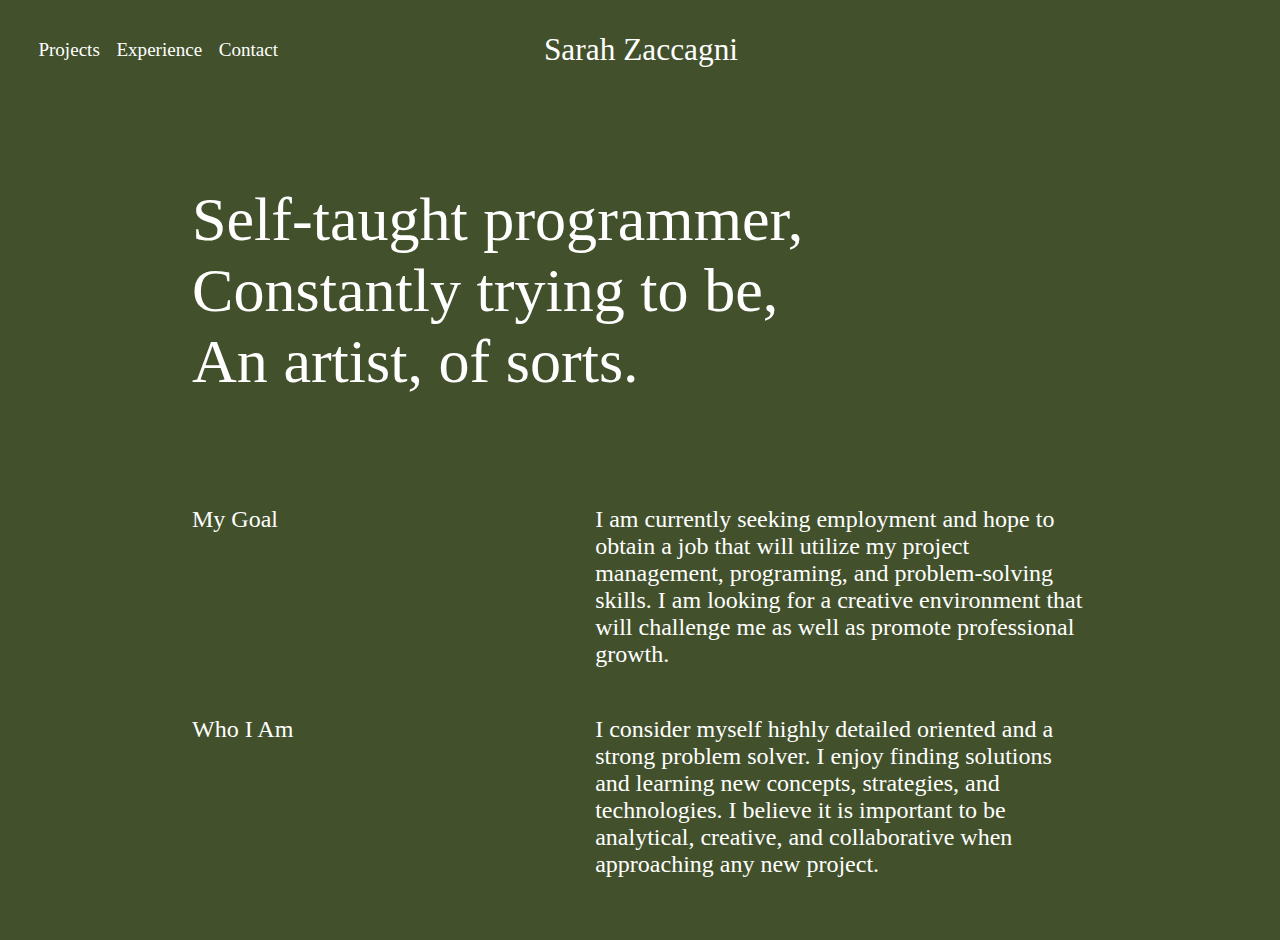
<file: index.html>
<!DOCTYPE html>
<html>
<head>
    <meta charset='utf-8'>
    <meta http-equiv='X-UA-Compatible' content='IE=edge'>
    <title>Sarah Zaccagni</title>
    <!-- <meta name='viewport' content='width=device-width, initial-scale=1'> -->
    <meta name="viewport" content="width=device-width, initial-scale=1.0">
    <link rel="stylesheet" href="static/mystyle.css">
</head>
<body>
<header id="header" class="header">
<div class="header-wrapper">
    <div class="header-mobile">
        <div class="header-mobile-top">
            <div class="header-mobile-left">
                <div class="header-mobile-title">
                    <a href="index.html">Sarah Zaccagni</a> 
                </div>
            </div>
            <div class="header-mobile-right">
                <div class="hamburger">
                    <div class="bar1"></div>
                    <div class="bar2"></div>
                    <div class="bar3"></div>
                  </div>
            </div>
        </div>
        <div class="header-mobile-bottom">
            <div class="mobile-nav-item">
                <a href="devprojects.html">Projects</a>
            </div>
            <div class="mobile-nav-item">
                <a href="experience.html">Experience</a>
            </div>
            <div class="mobile-nav-item">
                <a href="contact.html">Contact</a>
            </div>
        </div>
    </div>
    <div class="header-desktop">
            <div class="header-nav-left">
                <div class="header-nav">
                    <div class="header-nav-wrapper">
                        <div class="header-nav-list">
                            <div class="header-nav-item">
                                <a href="devprojects.html">Projects</a>
                            </div>
                            <div class="header-nav-item">
                                <a href="experience.html">Experience</a>
                            </div>
                            <div class="header-nav-item">
                                <a href="contact.html">Contact</a>
                            </div>
                        </div>
                    </div>
                </div>
                <div class="header-title">
                    <a href="index.html">Sarah Zaccagni</a>
                </div>
            </div>
            <div class="header-nav-list-right">

            </div>
        </div>
    </div>
</header>
<main>
    <div class="section1">
        <div class="section_container">
            <div class="section1_content">
                <h1>Self-taught programmer,<br>
                Constantly trying to be,<br>
                An artist, of sorts.</h1>
            </div>
        </div>
    </div>
    <div class="sections" id="sections">
        <div class="section2 home">
            <div class="section_container">
                
                <div class="section2_row">
                    <div class="section2_header">
                        <h3>My Goal</h3>
                    </div>
                    <div class="section2_content">
                        <h3>I am currently seeking employment and hope to obtain a job that will utilize my project management, programing, and problem-solving skills. I am looking for a creative environment that will challenge me as well as promote professional growth.</h3>
                    </div>
                </div>

            </div>
        </div>

        <div class="section2 home">
            <div class="section_container">
                
                <div class="section2_row">
                    <div class="section2_header">
                        <h3>Who I Am</h3>
                    </div>
                    <div class="section2_content">
                        <h3>I consider myself highly detailed oriented and a strong problem solver. I enjoy finding solutions and learning new concepts, strategies, and technologies. I believe it is important to be analytical, creative, and collaborative when approaching any new project.</h3>
                    </div>
                </div>
                
            </div>
        </div>

    </div>
</main>

<script src="static/logic.js"></script>

</body>

<footer>

</footer>
</html>
</file>
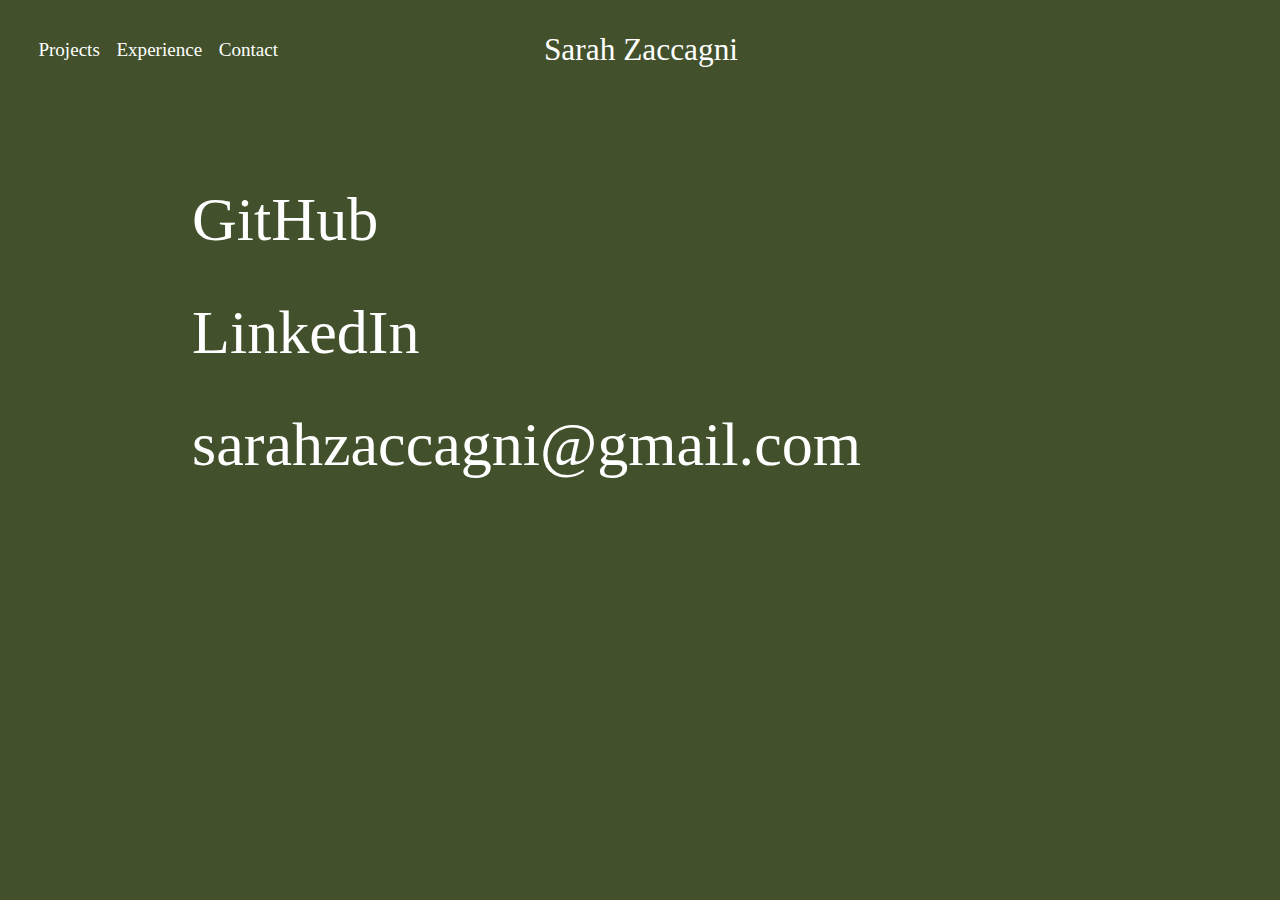
<file: contact.html>
<!DOCTYPE html>
<html>
<head>
    <meta charset='utf-8'>
    <meta http-equiv='X-UA-Compatible' content='IE=edge'>
    <title>Sarah Zaccagni</title>
    <!-- <meta name='viewport' content='width=device-width, initial-scale=1'> -->
    <meta name="viewport" content="width=device-width, initial-scale=1.0">
    <link rel="stylesheet" href="static/mystyle.css">
</head>
<body>
<header id="header" class="header">
<div class="header-wrapper">
    <div class="header-mobile">
        <div class="header-mobile-top">
            <div class="header-mobile-left">
                <div class="header-mobile-title">
                    <a href="index.html">Sarah Zaccagni</a> 
                </div>
            </div>
            <div class="header-mobile-right">
                <div class="hamburger">
                    <div class="bar1"></div>
                    <div class="bar2"></div>
                    <div class="bar3"></div>
                  </div>
            </div>
        </div>
        <div class="header-mobile-bottom">
            <div class="mobile-nav-item">
                <a href="devprojects.html">Projects</a>
            </div>
            <div class="mobile-nav-item">
                <a href="experience.html">Experience</a>
            </div>
            <div class="mobile-nav-item">
                <a href="contact.html">Contact</a>
            </div>
        </div>
    </div>
    <div class="header-desktop">
            <div class="header-nav-left">
                <div class="header-nav">
                    <div class="header-nav-wrapper">
                        <div class="header-nav-list">
                            <div class="header-nav-item">
                                <a href="devprojects.html">Projects</a>
                            </div>
                            <div class="header-nav-item">
                                <a href="experience.html">Experience</a>
                            </div>
                            <div class="header-nav-item">
                                <a href="contact.html">Contact</a>
                            </div>
                        </div>
                    </div>
                </div>
                <div class="header-title">
                    <a href="index.html">Sarah Zaccagni</a>
                </div>
            </div>
            <div class="header-nav-list-right">
                
            </div>
        </div>
    </div>
</header>
<main>
    <div class="sections" id="sections">

        <div class="section1">
            <div class="section_container">
                <div class="section1_content">
                    <a href="https://github.com/szaccagni"><h1>GitHub</h1></a>
                    <a href="https://www.linkedin.com/in/szaccagni/"><h1>LinkedIn</h1></a>
                    <h1>sarahzaccagni@gmail.com</h1>
                </div>
            </div>
        </div>
    
    </div>
</main>

<script src="static/logic.js"></script>

</body>

<footer>

</footer>
</html>
</file>
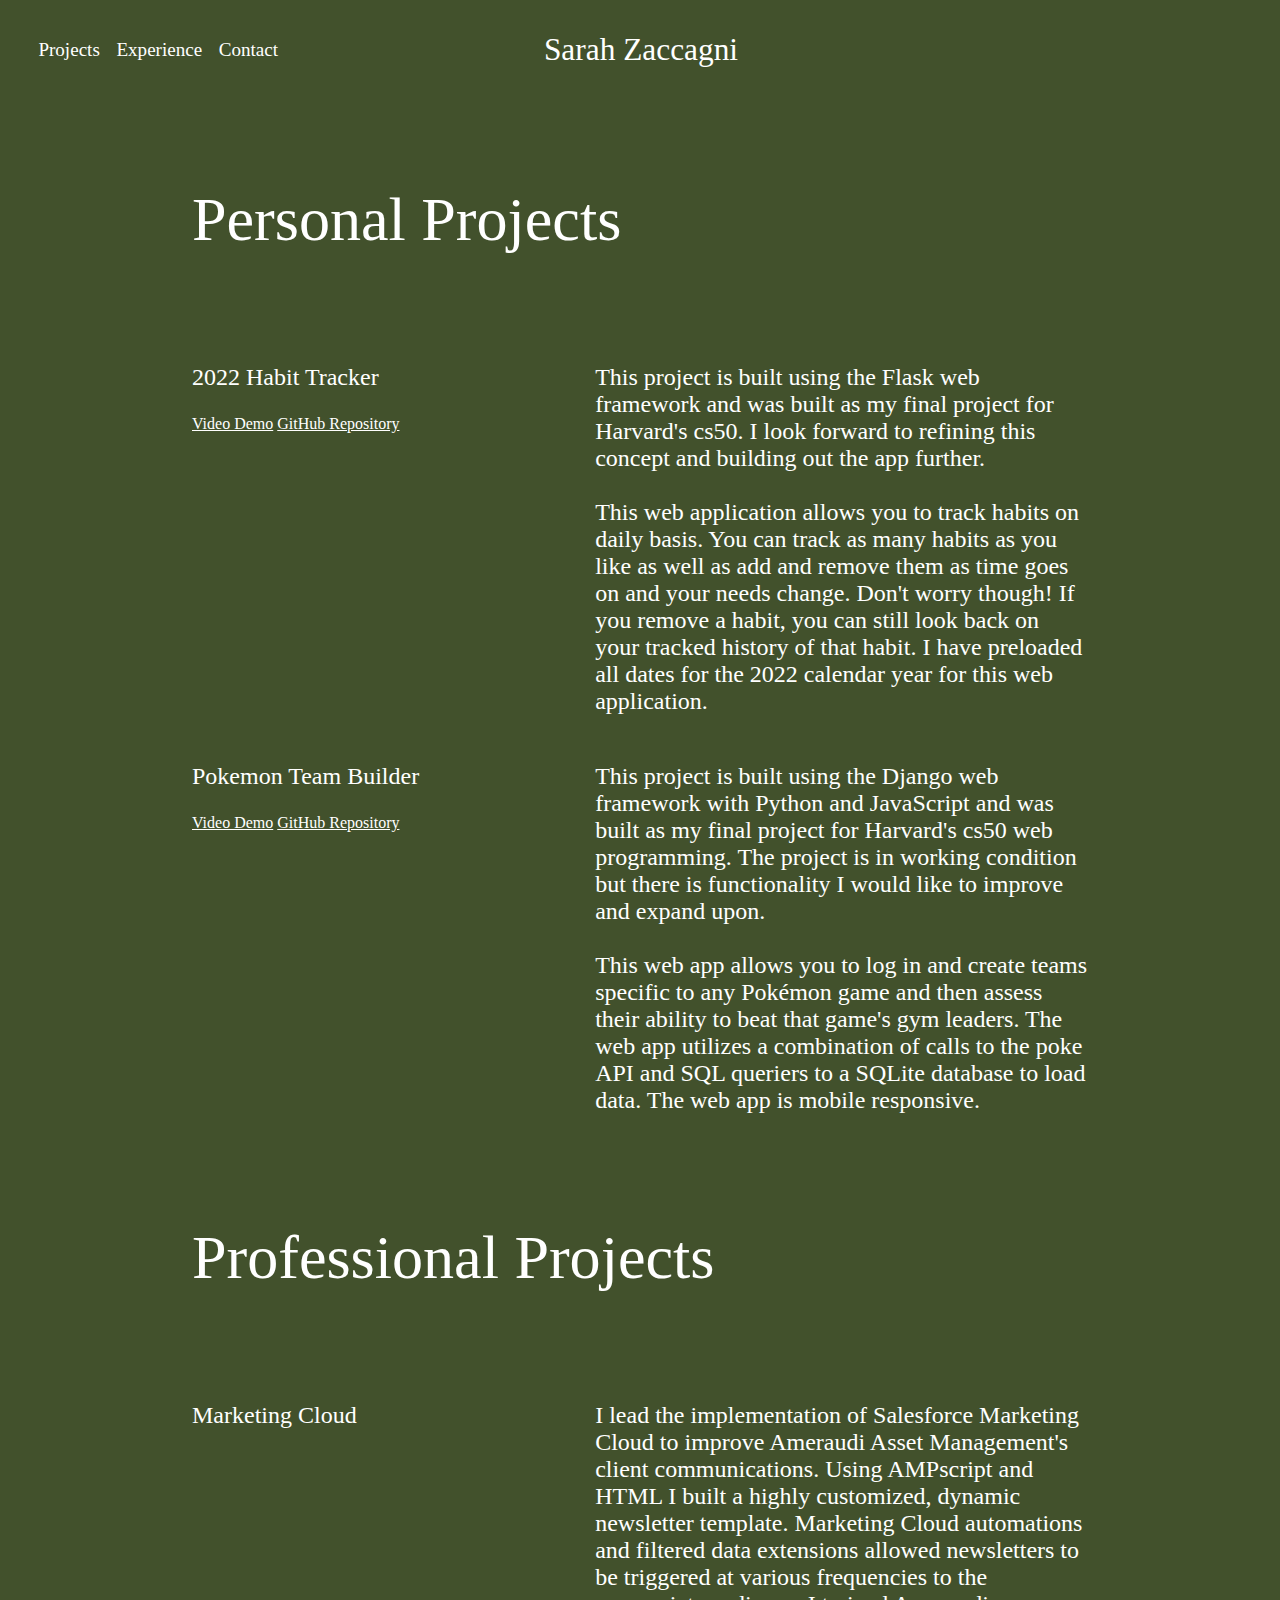
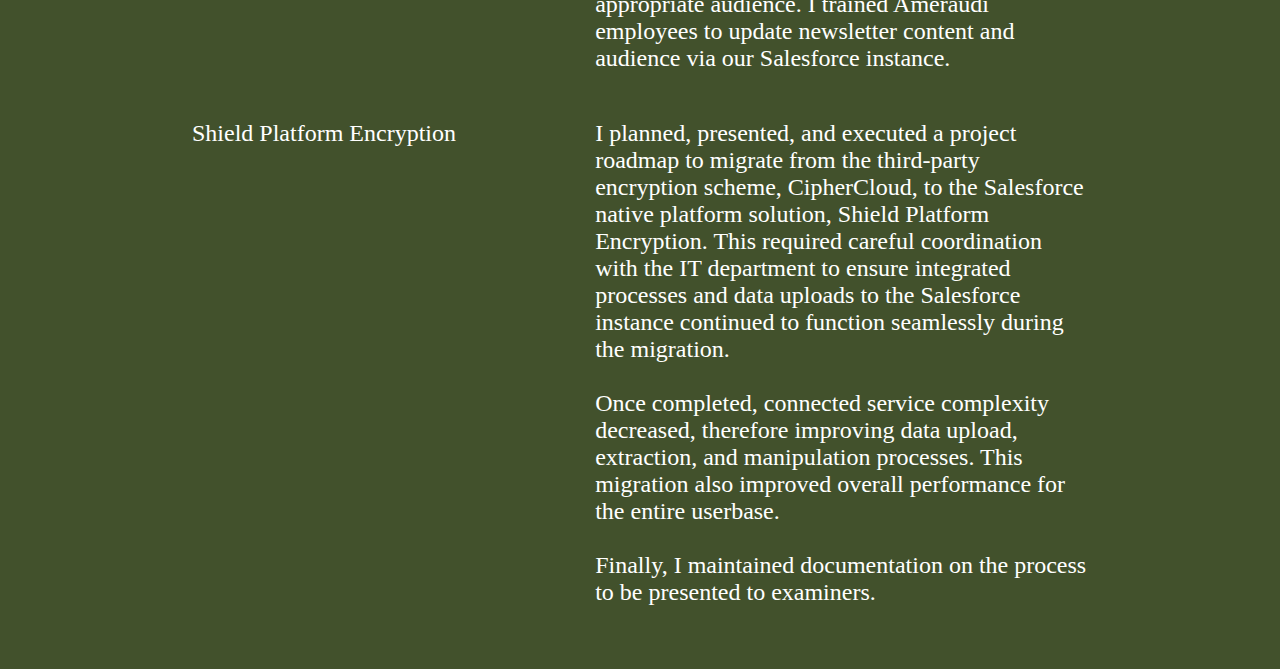
<file: devprojects.html>
<!DOCTYPE html>
<html>
<head>
    <meta charset='utf-8'>
    <meta http-equiv='X-UA-Compatible' content='IE=edge'>
    <title>Sarah Zaccagni</title>
    <!-- <meta name='viewport' content='width=device-width, initial-scale=1'> -->
    <meta name="viewport" content="width=device-width, initial-scale=1.0">
    <link rel="stylesheet" href="static/mystyle.css">
</head>
<body>
<header id="header" class="header">
<div class="header-wrapper">
    <div class="header-mobile">
        <div class="header-mobile-top">
            <div class="header-mobile-left">
                <div class="header-mobile-title">
                    <a href="index.html">Sarah Zaccagni</a> 
                </div>
            </div>
            <div class="header-mobile-right">
                <div class="hamburger">
                    <div class="bar1"></div>
                    <div class="bar2"></div>
                    <div class="bar3"></div>
                  </div>
            </div>
        </div>
        <div class="header-mobile-bottom">
            <div class="mobile-nav-item">
                <a href="devprojects.html">Projects</a>
            </div>
            <div class="mobile-nav-item">
                <a href="experience.html">Experience</a>
            </div>
            <div class="mobile-nav-item">
                <a href="contact.html">Contact</a>
            </div>
        </div>
    </div>
    <div class="header-desktop">
            <div class="header-nav-left">
                <div class="header-nav">
                    <div class="header-nav-wrapper">
                        <div class="header-nav-list">
                            <div class="header-nav-item">
                                <a href="devprojects.html">Projects</a>
                            </div>
                            <div class="header-nav-item">
                                <a href="experience.html">Experience</a>
                            </div>
                            <div class="header-nav-item">
                                <a href="contact.html">Contact</a>
                            </div>
                        </div>
                    </div>
                </div>
                <div class="header-title">
                    <a href="index.html">Sarah Zaccagni</a>
                </div>
            </div>
            <div class="header-nav-list-right">
                
            </div>
        </div>
    </div>
</header>
<main>
    <div class="section1">
        <div class="section_container">
            <div class="section1_content">
                <h1>Personal Projects</h1>
            </div>
        </div>
    </div>

    <div class="sections" id="sections">
        <div>
            <div class="section2 exp">
                <div class="section_container">
                    
                    <div class="section2_row">
                        <div class="section2_header">
                            <h3>2022 Habit Tracker</h3>
                            <a href="https://www.youtube.com/watch?v=qto465XLN2E" target="_blank">Video Demo</a> 
                            <a href="https://github.com/szaccagni/habit_tracker"target="_blank">GitHub Repository</a>
                        </div>
                        <div class="section2_content">
                            <h3>This project is built using the Flask web framework and was built as my final project for Harvard's cs50. I look forward to refining this concept and building out the app further.
                            <br> <br>
                            This web application allows you to track habits on daily basis. You can track as many habits as you like as well as add and remove them as time goes on and your needs change. Don't worry though! If you remove a habit, you can still look back on your tracked history of that habit. I have preloaded all dates for the 2022 calendar year for this web application.</h3>
                        </div>
                    </div>

                </div>
            </div>

            <div class="section2 exp">
                <div class="section_container">
                    
                    <div class="section2_row">
                        <div class="section2_header">
                            <h3>Pokemon Team Builder</h3>
                            <a href="https://www.youtube.com/watch?v=n2wDYuqKzlA" target="_blank">Video Demo</a> 
                            <a href="https://github.com/szaccagni/pokemon_team_builder"target="_blank">GitHub Repository</a>
                        </div>
                        <div class="section2_content">
                            <h3>This project is built using the Django web framework with Python and JavaScript and was built as my final project for Harvard's cs50 web programming. The project is in working condition but there is functionality I would like to improve and expand upon.
                            <br> <br>
                            This web app allows you to log in and create teams specific to any Pokémon game and then assess their ability to beat that game's gym leaders. The web app utilizes a combination of calls to the poke API and SQL queriers to a SQLite database to load data. The web app is mobile responsive.</h3>
                        </div>
                    </div>
                                
                </div>
            </div>
        </div>
    </div>

    <div class="section1">
        <div class="section_container">
            <div class="section1_content">
                <h1>Professional Projects</h1>
            </div>
        </div>
    </div>

    <div class="sections" id="sections">
        <div>
            <div class="section2 exp">
                <div class="section_container">
                    
                    <div class="section2_row">
                        <div class="section2_header">
                            <h3>Marketing Cloud</h3>
                        </div>
                        <div class="section2_content">
                            <h3> I lead the implementation of Salesforce Marketing Cloud to improve Ameraudi Asset Management's client communications. Using AMPscript and HTML I built a highly customized, dynamic newsletter template. Marketing Cloud automations and filtered data extensions allowed newsletters to be triggered at various frequencies to the appropriate audience. I trained Ameraudi employees to update newsletter content and audience via our Salesforce instance.</h3>
                        </div>
                    </div>

                </div>
            </div>

            <div class="section2 exp">
                <div class="section_container">
                    
                    <div class="section2_row">
                        <div class="section2_header">
                            <h3>Shield Platform Encryption</h3>
                        </div>
                        <div class="section2_content">
                            <h3>I planned, presented, and executed a project roadmap to migrate from the third-party encryption scheme, CipherCloud, to the Salesforce native platform solution, Shield Platform Encryption. This required careful coordination with the IT department to ensure integrated processes and data uploads to the Salesforce instance continued to function seamlessly during the migration.
                            <br> <br>
                            Once completed, connected service complexity decreased, therefore improving data upload, extraction, and manipulation processes. This migration also improved overall performance for the entire userbase.
                            <br> <br>
                            Finally, I maintained documentation on the process to be presented to examiners.</h3>
                        </div>
                    </div>

                </div>
            </div>
        </div>    
    </div>
</main>

<script src="static/logic.js"></script>

</body>

<footer>

</footer>
</html>
</file>
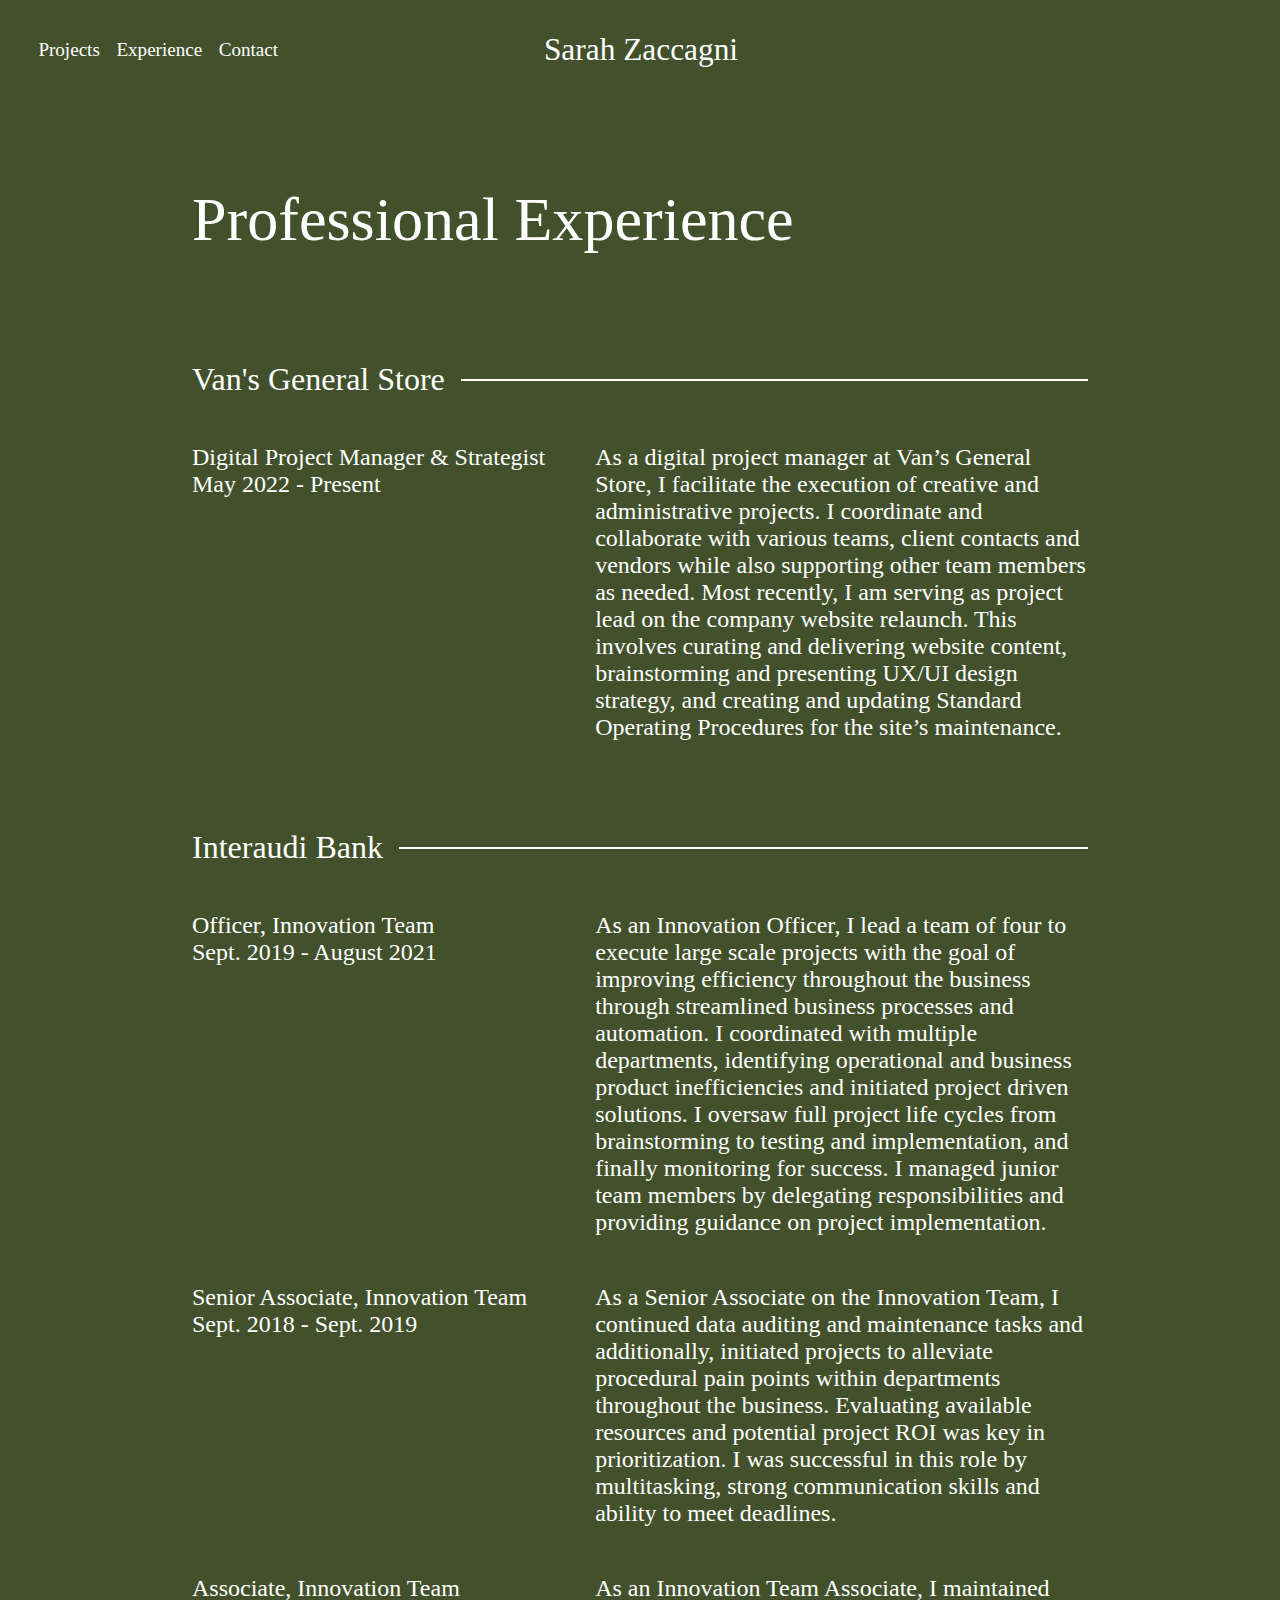
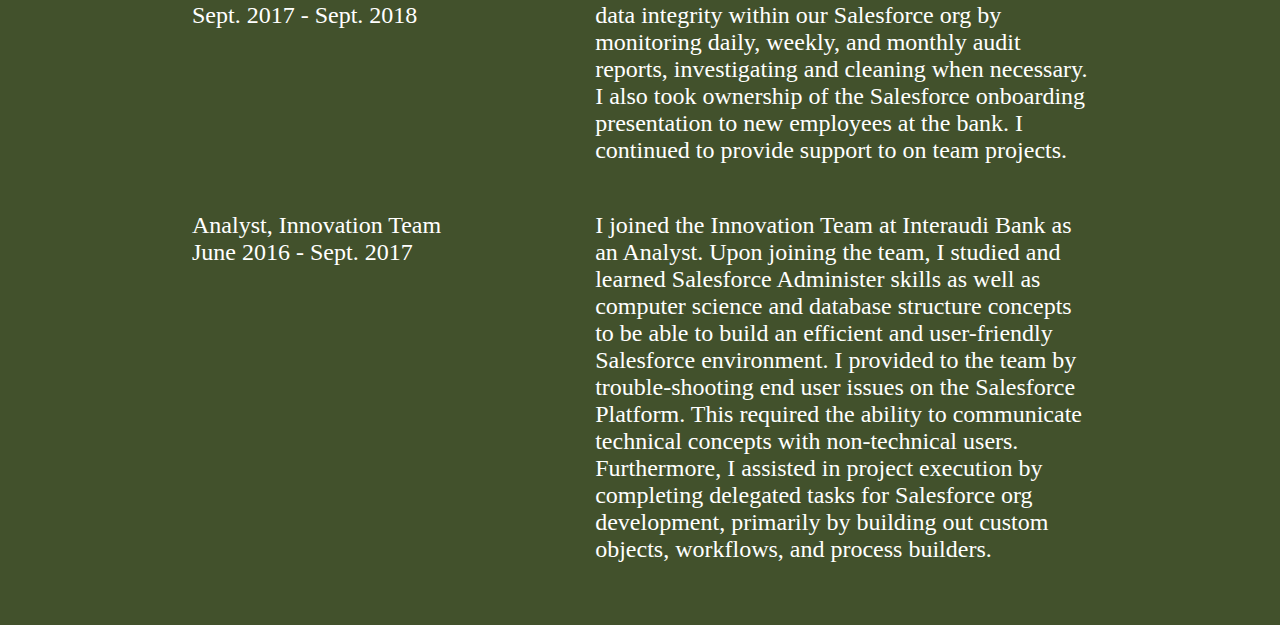
<file: experience.html>
<!DOCTYPE html>
<html>
<head>
    <meta charset='utf-8'>
    <meta http-equiv='X-UA-Compatible' content='IE=edge'>
    <title>Sarah Zaccagni</title>
    <!-- <meta name='viewport' content='width=device-width, initial-scale=1'> -->
    <meta name="viewport" content="width=device-width, initial-scale=1.0">
    <link rel="stylesheet" href="static/mystyle.css">
</head>
<body>
<header id="header" class="header">
<div class="header-wrapper">
    <div class="header-mobile">
        <div class="header-mobile-top">
            <div class="header-mobile-left">
                <div class="header-mobile-title">
                    <a href="index.html">Sarah Zaccagni</a> 
                </div>
            </div>
            <div class="header-mobile-right">
                <div class="hamburger">
                    <div class="bar1"></div>
                    <div class="bar2"></div>
                    <div class="bar3"></div>
                  </div>
            </div>
        </div>
        <div class="header-mobile-bottom">
            <div class="mobile-nav-item">
                <a href="devprojects.html">Projects</a>
            </div>
            <div class="mobile-nav-item">
                <a href="experience.html">Experience</a>
            </div>
            <div class="mobile-nav-item">
                <a href="contact.html">Contact</a>
            </div>
        </div>
    </div>
    <div class="header-desktop">
            <div class="header-nav-left">
                <div class="header-nav">
                    <div class="header-nav-wrapper">
                        <div class="header-nav-list">
                            <div class="header-nav-item">
                                <a href="devprojects.html">Projects</a>
                            </div>
                            <div class="header-nav-item">
                                <a href="experience.html">Experience</a>
                            </div>
                            <div class="header-nav-item">
                                <a href="contact.html">Contact</a>
                            </div>
                        </div>
                    </div>
                </div>
                <div class="header-title">
                    <a href="index.html">Sarah Zaccagni</a>
                </div>
            </div>
            <div class="header-nav-list-right">
                
            </div>
        </div>
    </div>
</header>
<main>

    <div class="section1">
        <div class="section_container">
            <div class="section1_content">
                <h1>Professional Experience</h1>
            </div>
        </div>
    </div>

    <div class="sections" id="sections">

        <div class="section3">
            <div class="section_container">
                <div class="section3_content">
                    <h1>Van's General Store</h1>
                    <div class="line"></div>
                </div>
            </div>
        </div>


        <div>
            <div class="section2 exp">
                <div class="section_container">
                    
                    <div class="section2_row">
                        <div class="section2_header">
                            <h3>Digital Project Manager & Strategist<br>
                                May 2022 - Present</h3>
                        </div>
                        <div class="section2_content">
                            <h3>As a digital project manager at Van’s General Store, I facilitate the execution of creative and administrative projects. I coordinate and collaborate with various teams, client contacts and vendors while also supporting other team members as needed. Most recently, I am serving as project lead on the company website relaunch. This involves curating and delivering website content, brainstorming and presenting UX/UI design strategy, and creating and updating Standard Operating Procedures for the site’s maintenance.</h3>
                        </div>
                    </div>
                </div>
            </div>
        </div>

        <div class="section3">
            <div class="section_container">
                <div class="section3_content">
                    <h1>Interaudi Bank</h1>
                    <div class="line"></div>
                </div>
            </div>
        </div>

        <div>
            <div class="section2 exp">
                <div class="section_container">
                    
                    <div class="section2_row">
                        <div class="section2_header">
                            <h3>Officer, Innovation Team<br>
                                Sept. 2019 - August 2021</h3>
                        </div>
                        <div class="section2_content">
                            <h3>As an Innovation Officer, I lead a team of four to execute large scale projects with the goal of improving efficiency throughout the business through streamlined business processes and automation. I coordinated with multiple departments, identifying operational and business product inefficiencies and initiated project driven solutions. I oversaw full project life cycles from brainstorming to testing and implementation, and finally monitoring for success. I managed junior team members by delegating responsibilities and providing guidance on project implementation. </h3>
                        </div>
                    </div>
                </div>
            </div>

            <div class="section2 exp">
                <div class="section_container">
                    <div class="section2_row">
                        <div class="section2_header">
                            <h3>Senior Associate, Innovation Team<br>
                                Sept. 2018 - Sept. 2019</h3>
                        </div>
                        <div class="section2_content">
                            <h3>As a Senior Associate on the Innovation Team, I continued data auditing and maintenance tasks and additionally, initiated projects to alleviate procedural pain points within departments throughout the business. Evaluating available resources and potential project ROI was key in prioritization. I was successful in this role by multitasking, strong communication skills and ability to meet deadlines.</h3>
                        </div>
                    </div>
                </div>
            </div>

            <div class="section2 exp">
                <div class="section_container">
                    <div class="section2_row">
                        <div class="section2_header">
                            <h3>Associate, Innovation Team<br>
                                Sept. 2017 - Sept. 2018</h3>
                        </div>
                        <div class="section2_content">
                            <h3>As an Innovation Team Associate, I maintained data integrity within our Salesforce org by monitoring daily, weekly, and monthly audit reports, investigating and cleaning when necessary. I also took ownership of the Salesforce onboarding presentation to new employees at the bank. I continued to provide support to on team projects. </h3>
                        </div>
                    </div>
                </div>
            </div>

            <div class="section2 exp">
                <div class="section_container">
                    <div class="section2_row">
                        <div class="section2_header">
                            <h3>Analyst, Innovation Team<br>
                                June 2016 - Sept. 2017</h3>
                        </div>
                        <div class="section2_content">
                            <h3>I joined the Innovation Team at Interaudi Bank as an Analyst. Upon joining the team, I studied and learned Salesforce Administer skills as well as computer science and database structure concepts to be able to build an efficient and user-friendly Salesforce environment. I provided to the team by trouble-shooting end user issues on the Salesforce Platform. This required the ability to communicate technical concepts with non-technical users. Furthermore, I assisted in project execution by completing delegated tasks for Salesforce org development, primarily by building out custom objects, workflows, and process builders.</h3>
                        </div>
                    </div>
                </div>
            </div>
        </div>
    </div>
</main>

<script src="static/logic.js"></script>

</body>

<footer>

</footer>
</html>
</file>
<file: static/mystyle.css>
* {
    box-sizing: border-box;
}

HTML, body {
    margin: 0px;
    padding: 0px;
    border: 0px;
    font-size: 16px;
    --bg-color:rgb(66, 81, 44);
    background-color : var(--bg-color);
}

body {
    min-height: 100vh;
    display: flex;
    flex-direction: column;
}

footer {
    margin-top: auto;
    min-height: 3vw;
}

/* mobile header */

.header-mobile {
    display: none;
    width: 100%;
}

.header-mobile-top {
    display: flex;
    height: 3rem;
    align-items: center;
}

.header-mobile-left {
    width: 50%;
}

.header-mobile-right {
    width: 50%;
    justify-content: flex-end;
    display: inline-flex;
}

.header-mobile-bottom {
    display:none;
    padding: 3vw 0;
    opacity: 0;
    transition: .6s ease opacity;

}

.mobile-nav-item {
    margin:2vw;
}

/* hamburger icon */
.hamburger { 
    display: inline-block;
    cursor: pointer;
}

.bar1, .bar2, .bar3 {
    width: 35px;
    height: 2px;
    background-color: white;
    margin: 6px 0;
    transition: 0.4s;
}

.change {
    cursor: pointer;
}

.change .bar1 {
    transform: translate(0, 8px) rotate(-45deg);
}
  
.change .bar2 {opacity: 0;}
  
.change .bar3 {
    transform: translate(0, -8px) rotate(45deg);
}

/* deskstop header */

.header a {
    text-decoration: none;
    color: white;
}

.header-wrapper {
    width: 100%;
    padding-top: 2vw;
    padding-bottom: 2vw;
    padding-left: 3vw;
    padding-right: 3vw;
}

.header-desktop {
    position: relative;
    display: flex;
    width: 100%;
    justify-content: flex-start;
    align-items: center;
    height: 3rem;
}

.header-nav-left {
    display: flex;
    flex-wrap: nowrap;
    flex-basis: 67%;
    height: inherit;
    align-items: center;
}

.header-nav {
    width: 33%;
    flex: 1 1 33%;
}

.header-nav-list {
    display: inline-flex;
}

.header-nav-item {
    display: block;
    font-size: calc((1.2 - 1) * 1.2vw + 1rem);
}

.header-nav-item:not(:last-child) {
    margin-right: 1.3vw;
}

.header-title {
    width: 34%;
    text-align: center;
    flex: 1 1 34%;
}

.header-title, .header-mobile-title a {
    font-size: calc((2 - 1) * 1.2vw + 1rem);
    font-weight: 300;
}

.header-nav-list-right { 
    width: 33%;
    justify-content: flex-end;
    display: inline-flex;
    height: inherit;
}

.header-nav-list-right a {
    display: flex;
    align-items: center;
    justify-content: center;
    background-color: white;
    padding: 0 1.6rem;
    font-size: calc((1 - 1) * 1.2vw + 1rem);
    font-weight: 300;
    color: var(--bg-color);
}

.header-nav-list-right a:hover {
    background-color: #c6c3c3;
} 

/* content */

.section_container {
    margin: 0 15vw;
}

.section1 {
    width: 100%;
}

.section1_content {
    padding: 2.70rem 0;
}

.section1_content h1 {
    text-align: justify;
    font-weight: 350;
    color: white;
    font-size: calc((4 - 1) * 1.2vw + 1rem);
}

.section1_content a {
    text-decoration: none;
}

.section2 {
    width: 100%;
}

.section2 h3 {
    font-size: 1.5rem;
    font-weight: 200;
    color: white;
}

.section2_row {
    display: flex;
}

.section2_header {
    width: 45%;
}

.section2_header a {
    color: white;
}

.section2_content {
    width: 55%;
}

.section3 {
    color:white;
}

.section3_content {
    display:flex;
    align-items: center;
}

.section3_content h1 {
    font-weight: 350;
}

.line {
    flex: 1;
    height: 2px;  
    background-color: white;
    margin-left: 1rem;
}

.section3:not(:first-child) {
    padding-top: 2.70rem;
}

/* mobile */

@media only screen and (max-width: 800px) {
    
    .header-desktop {
        display: none;
    }

    .header-mobile {
        display:block;
    }

    .header-wrapper {
        padding: 5vw 6vw;
    }

    .section_container {
        margin: 0 6vw;
    }

    .section1_content {
        padding: 2.5vw 0;
    }

    .section2_row {
        display: block;
    }

    .section2_header, .section2_content {
        width: 100%;
    }

    .section2.home:not(:first-child) {
        padding-top: 2.5vw;
    }

    .section2.exp:not(:first-child) {
        padding-top: 1.25vw;
    }
}
</file>
